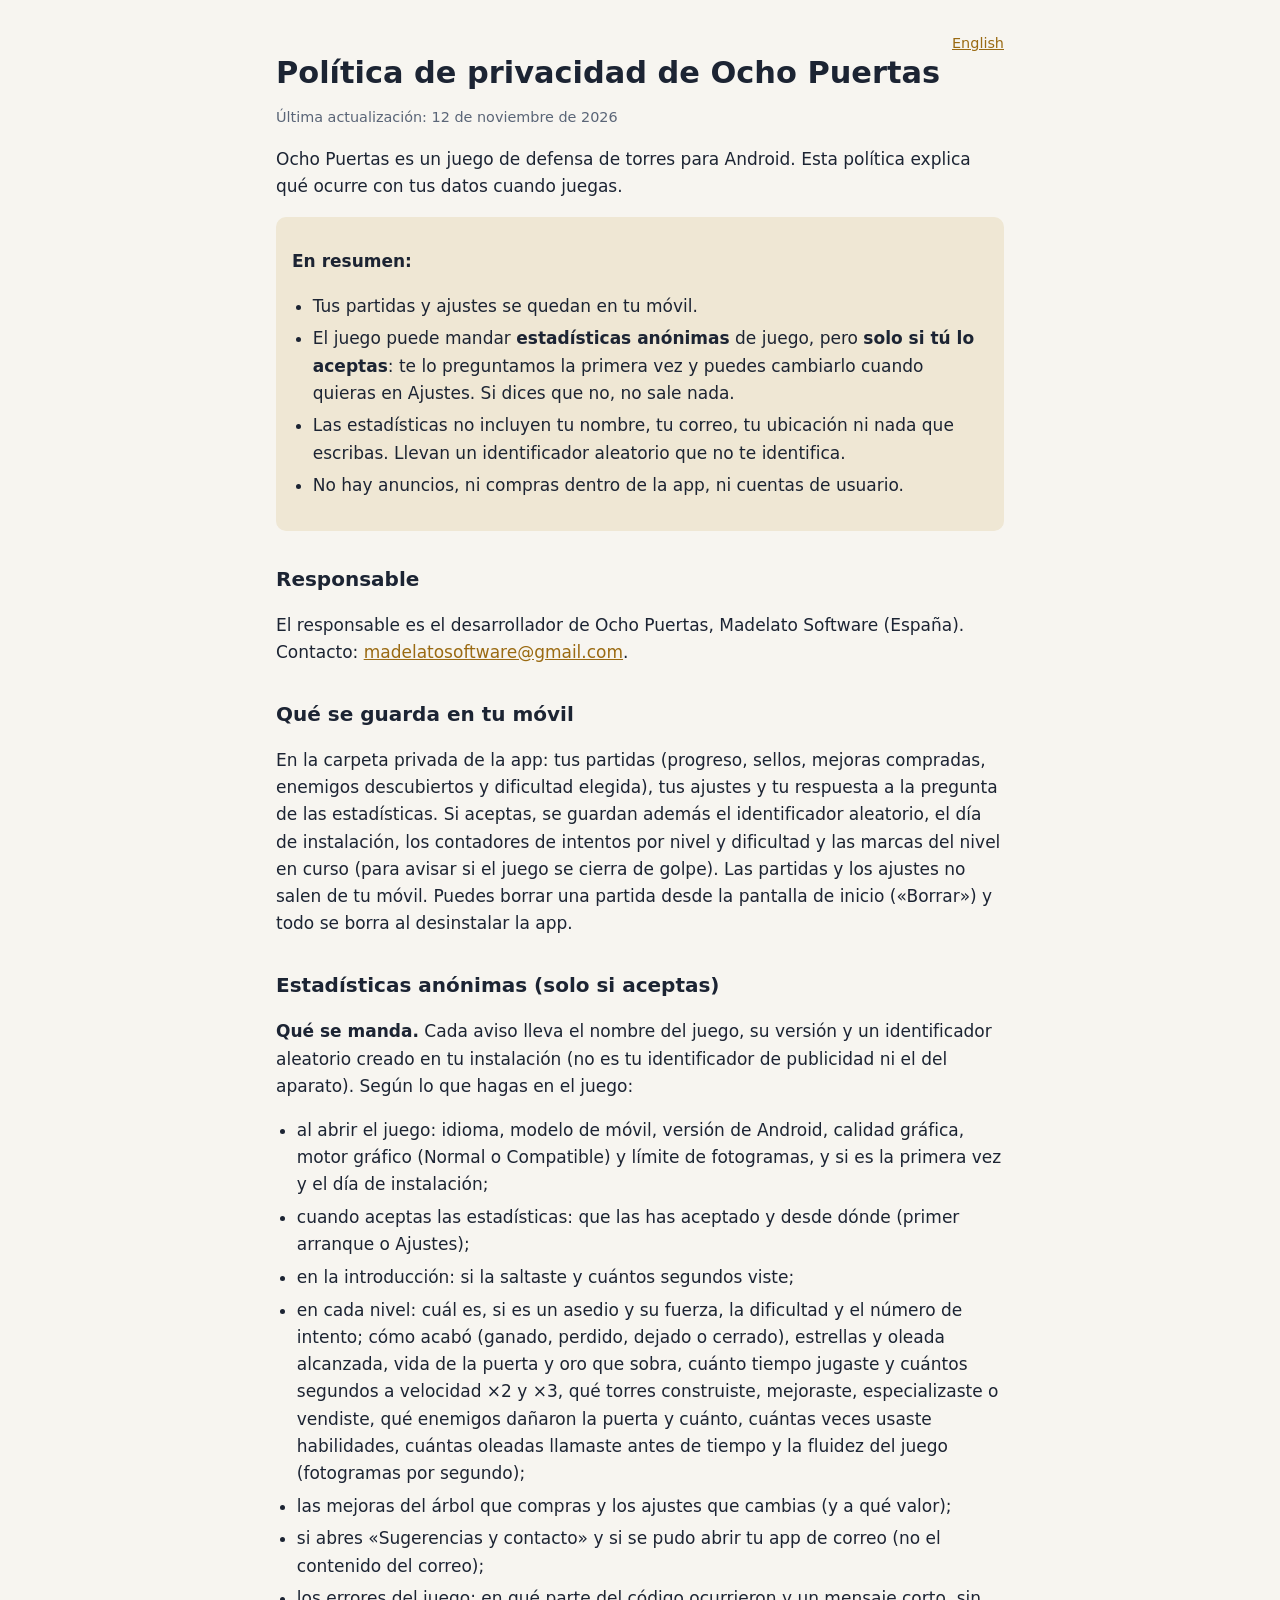
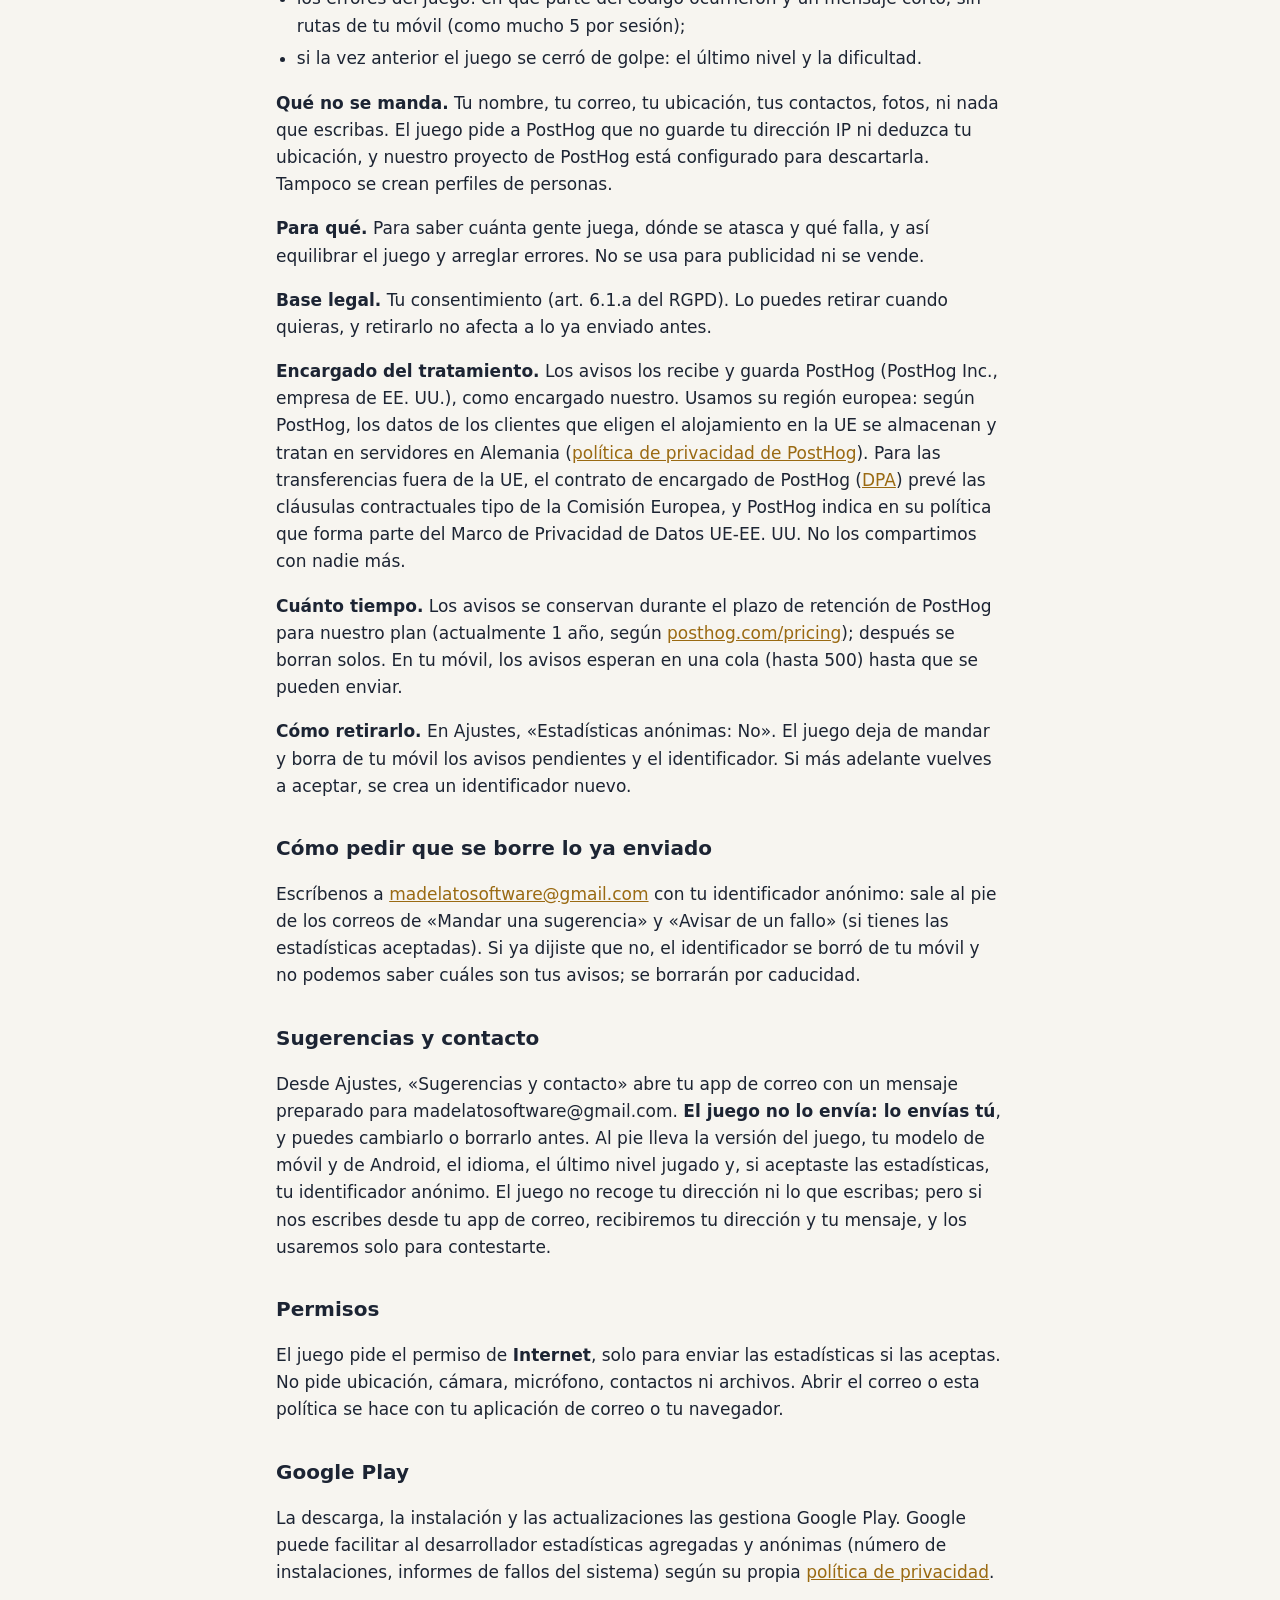
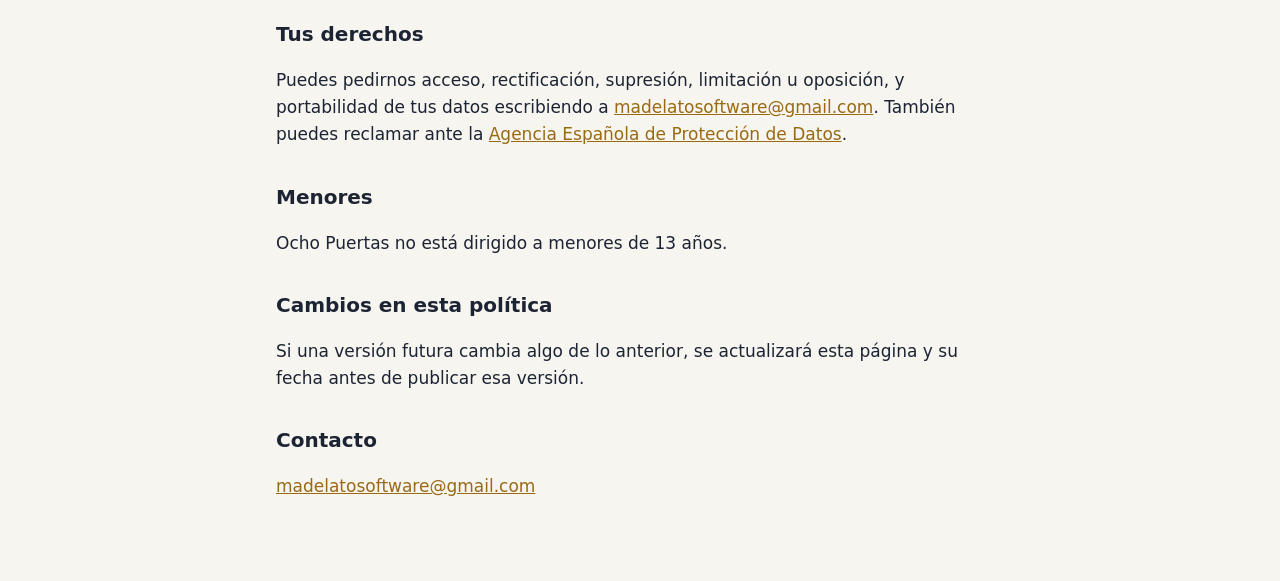
<file: index.html>
<!doctype html>
<html lang="es">
<head>
<meta charset="utf-8">
<meta name="viewport" content="width=device-width, initial-scale=1">
<title>Política de privacidad · Ocho Puertas</title>
<meta name="description" content="Qué ocurre con tus datos cuando juegas a Ocho Puertas.">
<link rel="alternate" hreflang="en" href="en.html">
<link rel="stylesheet" href="style.css">
</head>
<body>
<main>
<p class="lang"><a href="en.html" hreflang="en">English</a></p>

<h1>Política de privacidad de Ocho Puertas</h1>
<p class="meta">Última actualización: 12 de noviembre de 2026</p>

<p>Ocho Puertas es un juego de defensa de torres para Android. Esta política explica qué ocurre con tus datos cuando juegas.</p>

<div class="summary">
<p><strong>En resumen:</strong></p>
<ul>
<li>Tus partidas y ajustes se quedan en tu móvil.</li>
<li>El juego puede mandar <strong>estadísticas anónimas</strong> de juego, pero <strong>solo si tú lo aceptas</strong>: te lo preguntamos la primera vez y puedes cambiarlo cuando quieras en Ajustes. Si dices que no, no sale nada.</li>
<li>Las estadísticas no incluyen tu nombre, tu correo, tu ubicación ni nada que escribas. Llevan un identificador aleatorio que no te identifica.</li>
<li>No hay anuncios, ni compras dentro de la app, ni cuentas de usuario.</li>
</ul>
</div>

<h2>Responsable</h2>
<p>El responsable es el desarrollador de Ocho Puertas, Madelato Software (España). Contacto: <a href="mailto:madelatosoftware@gmail.com">madelatosoftware@gmail.com</a>.</p>

<h2>Qué se guarda en tu móvil</h2>
<p>En la carpeta privada de la app: tus partidas (progreso, sellos, mejoras compradas, enemigos descubiertos y dificultad elegida), tus ajustes y tu respuesta a la pregunta de las estadísticas. Si aceptas, se guardan además el identificador aleatorio, el día de instalación, los contadores de intentos por nivel y dificultad y las marcas del nivel en curso (para avisar si el juego se cierra de golpe). Las partidas y los ajustes no salen de tu móvil. Puedes borrar una partida desde la pantalla de inicio («Borrar») y todo se borra al desinstalar la app.</p>

<h2 id="estadisticas">Estadísticas anónimas (solo si aceptas)</h2>

<p><strong>Qué se manda.</strong> Cada aviso lleva el nombre del juego, su versión y un identificador aleatorio creado en tu instalación (no es tu identificador de publicidad ni el del aparato). Según lo que hagas en el juego:</p>
<ul>
<li>al abrir el juego: idioma, modelo de móvil, versión de Android, calidad gráfica, motor gráfico (Normal o Compatible) y límite de fotogramas, y si es la primera vez y el día de instalación;</li>
<li>cuando aceptas las estadísticas: que las has aceptado y desde dónde (primer arranque o Ajustes);</li>
<li>en la introducción: si la saltaste y cuántos segundos viste;</li>
<li>en cada nivel: cuál es, si es un asedio y su fuerza, la dificultad y el número de intento; cómo acabó (ganado, perdido, dejado o cerrado), estrellas y oleada alcanzada, vida de la puerta y oro que sobra, cuánto tiempo jugaste y cuántos segundos a velocidad ×2 y ×3, qué torres construiste, mejoraste, especializaste o vendiste, qué enemigos dañaron la puerta y cuánto, cuántas veces usaste habilidades, cuántas oleadas llamaste antes de tiempo y la fluidez del juego (fotogramas por segundo);</li>
<li>las mejoras del árbol que compras y los ajustes que cambias (y a qué valor);</li>
<li>si abres «Sugerencias y contacto» y si se pudo abrir tu app de correo (no el contenido del correo);</li>
<li>los errores del juego: en qué parte del código ocurrieron y un mensaje corto, sin rutas de tu móvil (como mucho 5 por sesión);</li>
<li>si la vez anterior el juego se cerró de golpe: el último nivel y la dificultad.</li>
</ul>

<p><strong>Qué no se manda.</strong> Tu nombre, tu correo, tu ubicación, tus contactos, fotos, ni nada que escribas. El juego pide a PostHog que no guarde tu dirección IP ni deduzca tu ubicación, y nuestro proyecto de PostHog está configurado para descartarla. Tampoco se crean perfiles de personas.</p>

<p><strong>Para qué.</strong> Para saber cuánta gente juega, dónde se atasca y qué falla, y así equilibrar el juego y arreglar errores. No se usa para publicidad ni se vende.</p>

<p><strong>Base legal.</strong> Tu consentimiento (art. 6.1.a del RGPD). Lo puedes retirar cuando quieras, y retirarlo no afecta a lo ya enviado antes.</p>

<p><strong>Encargado del tratamiento.</strong> Los avisos los recibe y guarda PostHog (PostHog Inc., empresa de EE. UU.), como encargado nuestro. Usamos su región europea: según PostHog, los datos de los clientes que eligen el alojamiento en la UE se almacenan y tratan en servidores en Alemania (<a href="https://posthog.com/privacy">política de privacidad de PostHog</a>). Para las transferencias fuera de la UE, el contrato de encargado de PostHog (<a href="https://posthog.com/dpa">DPA</a>) prevé las cláusulas contractuales tipo de la Comisión Europea, y PostHog indica en su política que forma parte del Marco de Privacidad de Datos UE-EE. UU. No los compartimos con nadie más.</p>

<p><strong>Cuánto tiempo.</strong> Los avisos se conservan durante el plazo de retención de PostHog para nuestro plan (actualmente 1 año, según <a href="https://posthog.com/pricing">posthog.com/pricing</a>); después se borran solos. En tu móvil, los avisos esperan en una cola (hasta 500) hasta que se pueden enviar.</p>

<p><strong>Cómo retirarlo.</strong> En Ajustes, «Estadísticas anónimas: No». El juego deja de mandar y borra de tu móvil los avisos pendientes y el identificador. Si más adelante vuelves a aceptar, se crea un identificador nuevo.</p>

<h2 id="borrar-datos">Cómo pedir que se borre lo ya enviado</h2>
<p>Escríbenos a <a href="mailto:madelatosoftware@gmail.com">madelatosoftware@gmail.com</a> con tu identificador anónimo: sale al pie de los correos de «Mandar una sugerencia» y «Avisar de un fallo» (si tienes las estadísticas aceptadas). Si ya dijiste que no, el identificador se borró de tu móvil y no podemos saber cuáles son tus avisos; se borrarán por caducidad.</p>

<h2>Sugerencias y contacto</h2>
<p>Desde Ajustes, «Sugerencias y contacto» abre tu app de correo con un mensaje preparado para madelatosoftware@gmail.com. <strong>El juego no lo envía: lo envías tú</strong>, y puedes cambiarlo o borrarlo antes. Al pie lleva la versión del juego, tu modelo de móvil y de Android, el idioma, el último nivel jugado y, si aceptaste las estadísticas, tu identificador anónimo. El juego no recoge tu dirección ni lo que escribas; pero si nos escribes desde tu app de correo, recibiremos tu dirección y tu mensaje, y los usaremos solo para contestarte.</p>

<h2>Permisos</h2>
<p>El juego pide el permiso de <strong>Internet</strong>, solo para enviar las estadísticas si las aceptas. No pide ubicación, cámara, micrófono, contactos ni archivos. Abrir el correo o esta política se hace con tu aplicación de correo o tu navegador.</p>

<h2>Google Play</h2>
<p>La descarga, la instalación y las actualizaciones las gestiona Google Play. Google puede facilitar al desarrollador estadísticas agregadas y anónimas (número de instalaciones, informes de fallos del sistema) según su propia <a href="https://policies.google.com/privacy">política de privacidad</a>.</p>

<h2>Tus derechos</h2>
<p>Puedes pedirnos acceso, rectificación, supresión, limitación u oposición, y portabilidad de tus datos escribiendo a <a href="mailto:madelatosoftware@gmail.com">madelatosoftware@gmail.com</a>. También puedes reclamar ante la <a href="https://www.aepd.es">Agencia Española de Protección de Datos</a>.</p>

<h2>Menores</h2>
<p>Ocho Puertas no está dirigido a menores de 13 años.</p>

<h2>Cambios en esta política</h2>
<p>Si una versión futura cambia algo de lo anterior, se actualizará esta página y su fecha antes de publicar esa versión.</p>

<h2>Contacto</h2>
<p><a href="mailto:madelatosoftware@gmail.com">madelatosoftware@gmail.com</a></p>
</main>
</body>
</html>
</file>
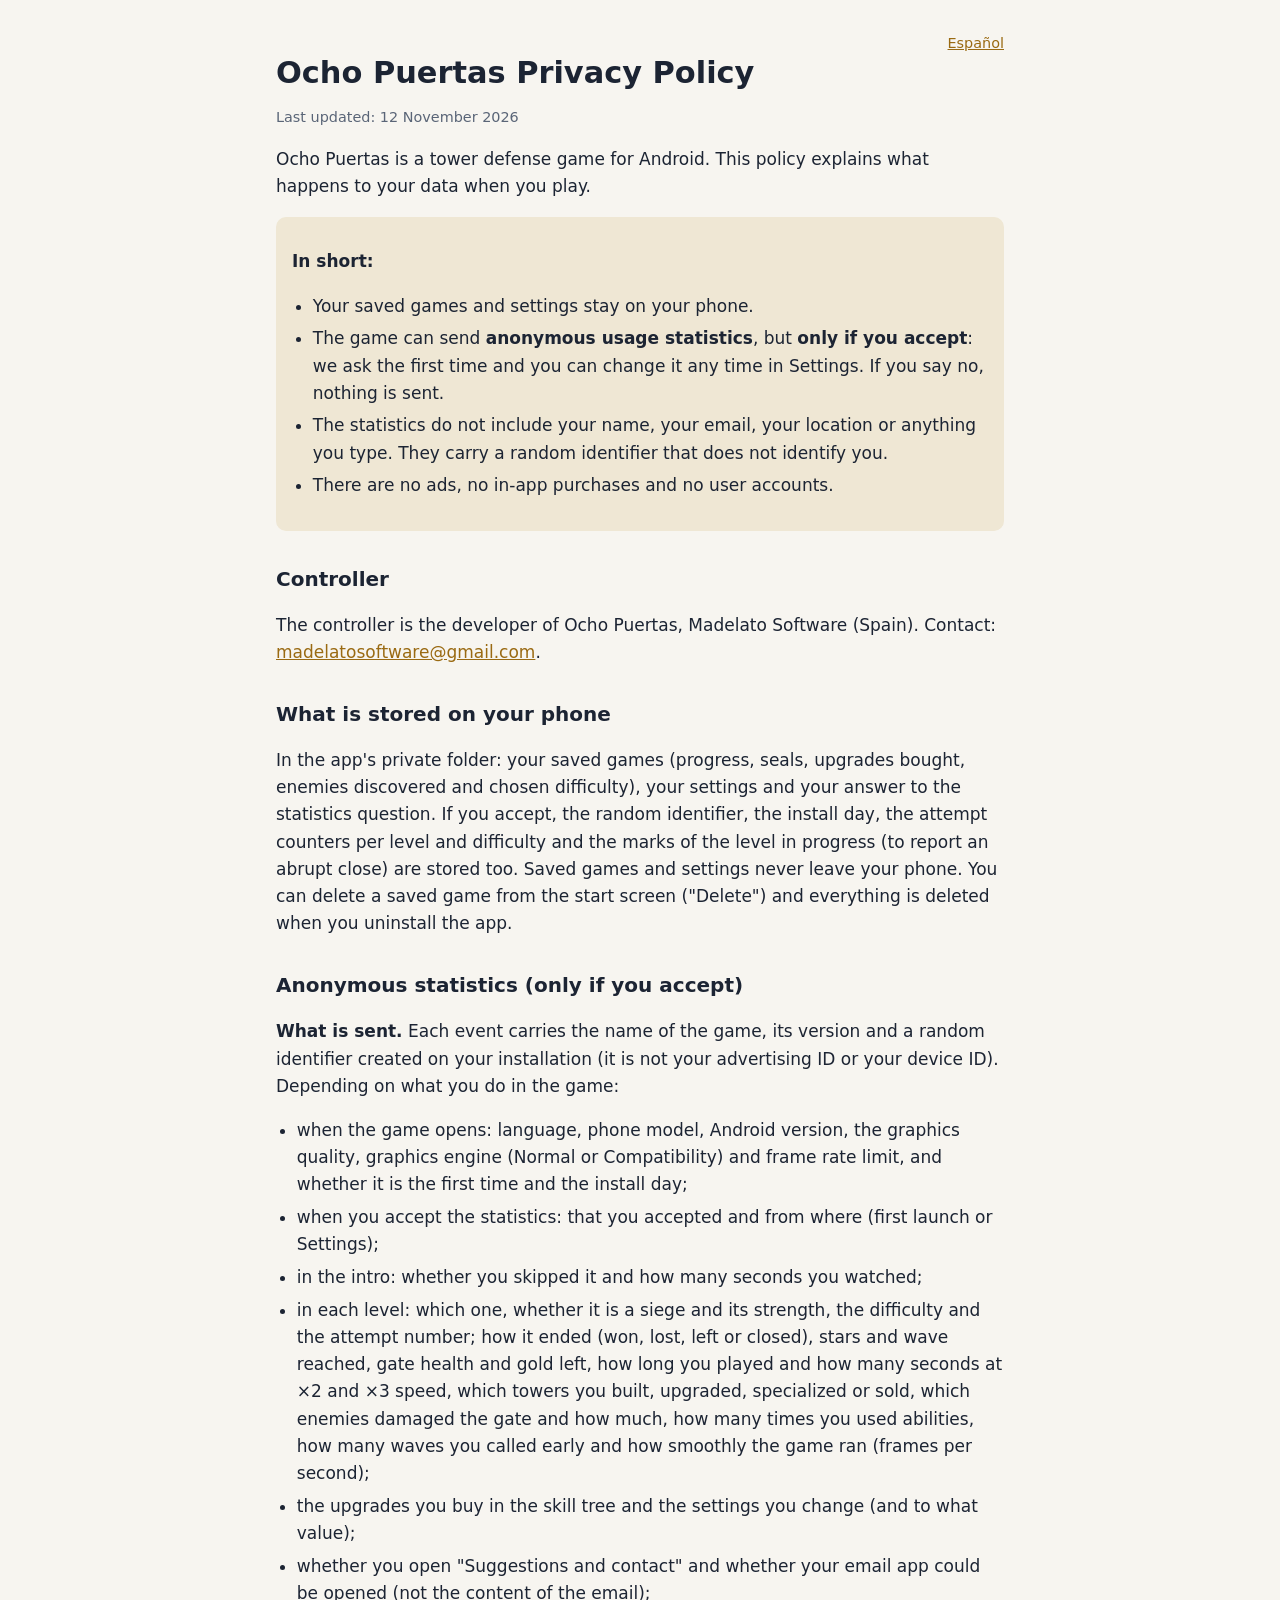
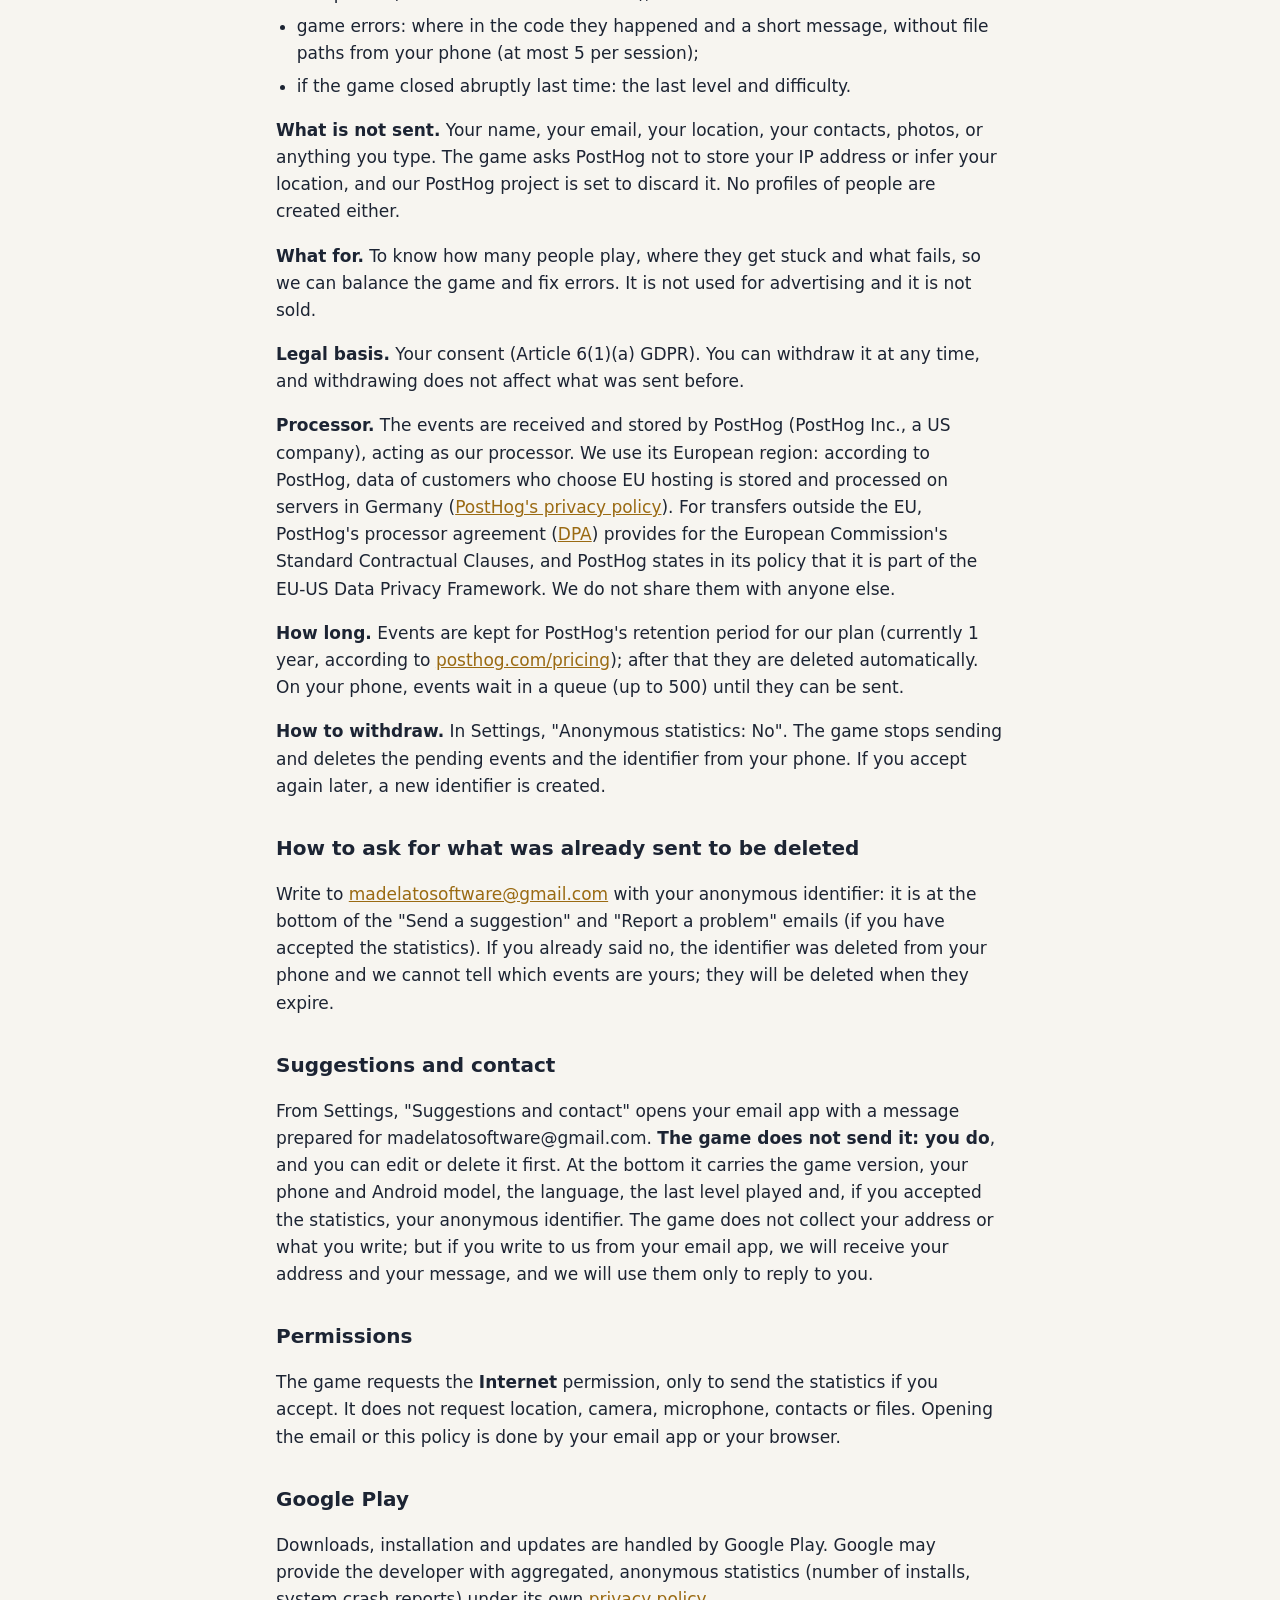
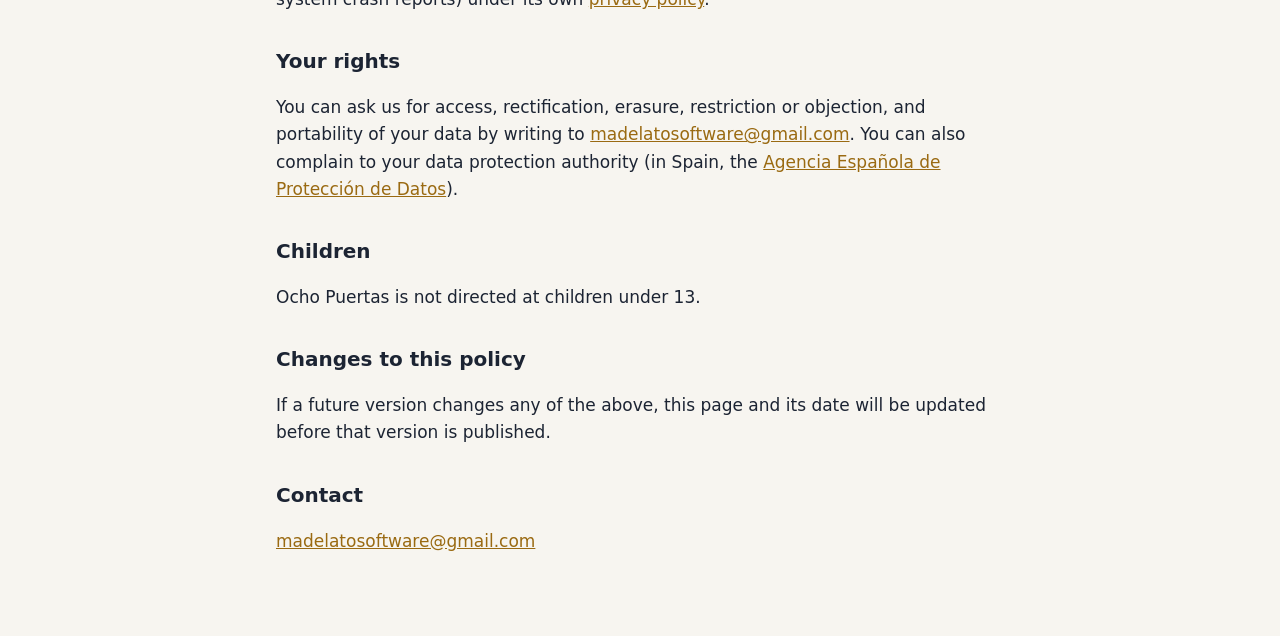
<file: en.html>
<!doctype html>
<html lang="en">
<head>
<meta charset="utf-8">
<meta name="viewport" content="width=device-width, initial-scale=1">
<title>Privacy Policy · Ocho Puertas</title>
<meta name="description" content="What happens to your data when you play Ocho Puertas.">
<link rel="alternate" hreflang="es" href="index.html">
<link rel="stylesheet" href="style.css">
</head>
<body>
<main>
<p class="lang"><a href="index.html" hreflang="es">Español</a></p>

<h1>Ocho Puertas Privacy Policy</h1>
<p class="meta">Last updated: 12 November 2026</p>

<p>Ocho Puertas is a tower defense game for Android. This policy explains what happens to your data when you play.</p>

<div class="summary">
<p><strong>In short:</strong></p>
<ul>
<li>Your saved games and settings stay on your phone.</li>
<li>The game can send <strong>anonymous usage statistics</strong>, but <strong>only if you accept</strong>: we ask the first time and you can change it any time in Settings. If you say no, nothing is sent.</li>
<li>The statistics do not include your name, your email, your location or anything you type. They carry a random identifier that does not identify you.</li>
<li>There are no ads, no in-app purchases and no user accounts.</li>
</ul>
</div>

<h2>Controller</h2>
<p>The controller is the developer of Ocho Puertas, Madelato Software (Spain). Contact: <a href="mailto:madelatosoftware@gmail.com">madelatosoftware@gmail.com</a>.</p>

<h2>What is stored on your phone</h2>
<p>In the app's private folder: your saved games (progress, seals, upgrades bought, enemies discovered and chosen difficulty), your settings and your answer to the statistics question. If you accept, the random identifier, the install day, the attempt counters per level and difficulty and the marks of the level in progress (to report an abrupt close) are stored too. Saved games and settings never leave your phone. You can delete a saved game from the start screen ("Delete") and everything is deleted when you uninstall the app.</p>

<h2 id="statistics">Anonymous statistics (only if you accept)</h2>

<p><strong>What is sent.</strong> Each event carries the name of the game, its version and a random identifier created on your installation (it is not your advertising ID or your device ID). Depending on what you do in the game:</p>
<ul>
<li>when the game opens: language, phone model, Android version, the graphics quality, graphics engine (Normal or Compatibility) and frame rate limit, and whether it is the first time and the install day;</li>
<li>when you accept the statistics: that you accepted and from where (first launch or Settings);</li>
<li>in the intro: whether you skipped it and how many seconds you watched;</li>
<li>in each level: which one, whether it is a siege and its strength, the difficulty and the attempt number; how it ended (won, lost, left or closed), stars and wave reached, gate health and gold left, how long you played and how many seconds at ×2 and ×3 speed, which towers you built, upgraded, specialized or sold, which enemies damaged the gate and how much, how many times you used abilities, how many waves you called early and how smoothly the game ran (frames per second);</li>
<li>the upgrades you buy in the skill tree and the settings you change (and to what value);</li>
<li>whether you open "Suggestions and contact" and whether your email app could be opened (not the content of the email);</li>
<li>game errors: where in the code they happened and a short message, without file paths from your phone (at most 5 per session);</li>
<li>if the game closed abruptly last time: the last level and difficulty.</li>
</ul>

<p><strong>What is not sent.</strong> Your name, your email, your location, your contacts, photos, or anything you type. The game asks PostHog not to store your IP address or infer your location, and our PostHog project is set to discard it. No profiles of people are created either.</p>

<p><strong>What for.</strong> To know how many people play, where they get stuck and what fails, so we can balance the game and fix errors. It is not used for advertising and it is not sold.</p>

<p><strong>Legal basis.</strong> Your consent (Article 6(1)(a) GDPR). You can withdraw it at any time, and withdrawing does not affect what was sent before.</p>

<p><strong>Processor.</strong> The events are received and stored by PostHog (PostHog Inc., a US company), acting as our processor. We use its European region: according to PostHog, data of customers who choose EU hosting is stored and processed on servers in Germany (<a href="https://posthog.com/privacy">PostHog's privacy policy</a>). For transfers outside the EU, PostHog's processor agreement (<a href="https://posthog.com/dpa">DPA</a>) provides for the European Commission's Standard Contractual Clauses, and PostHog states in its policy that it is part of the EU-US Data Privacy Framework. We do not share them with anyone else.</p>

<p><strong>How long.</strong> Events are kept for PostHog's retention period for our plan (currently 1 year, according to <a href="https://posthog.com/pricing">posthog.com/pricing</a>); after that they are deleted automatically. On your phone, events wait in a queue (up to 500) until they can be sent.</p>

<p><strong>How to withdraw.</strong> In Settings, "Anonymous statistics: No". The game stops sending and deletes the pending events and the identifier from your phone. If you accept again later, a new identifier is created.</p>

<h2 id="delete-data">How to ask for what was already sent to be deleted</h2>
<p>Write to <a href="mailto:madelatosoftware@gmail.com">madelatosoftware@gmail.com</a> with your anonymous identifier: it is at the bottom of the "Send a suggestion" and "Report a problem" emails (if you have accepted the statistics). If you already said no, the identifier was deleted from your phone and we cannot tell which events are yours; they will be deleted when they expire.</p>

<h2>Suggestions and contact</h2>
<p>From Settings, "Suggestions and contact" opens your email app with a message prepared for madelatosoftware@gmail.com. <strong>The game does not send it: you do</strong>, and you can edit or delete it first. At the bottom it carries the game version, your phone and Android model, the language, the last level played and, if you accepted the statistics, your anonymous identifier. The game does not collect your address or what you write; but if you write to us from your email app, we will receive your address and your message, and we will use them only to reply to you.</p>

<h2>Permissions</h2>
<p>The game requests the <strong>Internet</strong> permission, only to send the statistics if you accept. It does not request location, camera, microphone, contacts or files. Opening the email or this policy is done by your email app or your browser.</p>

<h2>Google Play</h2>
<p>Downloads, installation and updates are handled by Google Play. Google may provide the developer with aggregated, anonymous statistics (number of installs, system crash reports) under its own <a href="https://policies.google.com/privacy">privacy policy</a>.</p>

<h2>Your rights</h2>
<p>You can ask us for access, rectification, erasure, restriction or objection, and portability of your data by writing to <a href="mailto:madelatosoftware@gmail.com">madelatosoftware@gmail.com</a>. You can also complain to your data protection authority (in Spain, the <a href="https://www.aepd.es">Agencia Española de Protección de Datos</a>).</p>

<h2>Children</h2>
<p>Ocho Puertas is not directed at children under 13.</p>

<h2>Changes to this policy</h2>
<p>If a future version changes any of the above, this page and its date will be updated before that version is published.</p>

<h2>Contact</h2>
<p><a href="mailto:madelatosoftware@gmail.com">madelatosoftware@gmail.com</a></p>
</main>
</body>
</html>
</file>
<file: style.css>
:root {
  --bg: #f7f5f0;
  --text: #1c2433;
  --muted: #5a6577;
  --accent: #9a6a12;
  --border: #d9d4c7;
  --summary: #efe7d4;
  color-scheme: light dark;
}
@media (prefers-color-scheme: dark) {
  :root {
    --bg: #070d1a;
    --text: #e8edf5;
    --muted: #9aa8bd;
    --accent: #f2b84b;
    --border: #24324a;
    --summary: #13233a;
  }
}
* { box-sizing: border-box; }
body {
  margin: 0;
  background: var(--bg);
  color: var(--text);
  font: 17px/1.6 system-ui, -apple-system, "Segoe UI", Roboto, sans-serif;
}
main { max-width: 760px; margin: 0 auto; padding: 32px 16px 64px; }
h1 { font-size: 1.9rem; line-height: 1.2; margin: 0 0 4px; }
h2 { font-size: 1.25rem; margin: 2rem 0 0.5rem; }
.meta, .lang { color: var(--muted); font-size: 0.9rem; }
.lang { text-align: right; margin: 0; }
.summary { background: var(--summary); border-radius: 10px; padding: 14px 16px; }
a { color: var(--accent); }
code { font-size: 0.9em; overflow-wrap: anywhere; }
ul { padding-left: 1.3rem; }
li { margin: 0.35rem 0; }
table { width: 100%; border-collapse: collapse; font-size: 0.95rem; display: block; overflow-x: auto; }
th, td { text-align: left; vertical-align: top; padding: 8px 10px; border-bottom: 1px solid var(--border); }
th { color: var(--muted); font-weight: 600; }
</file>
